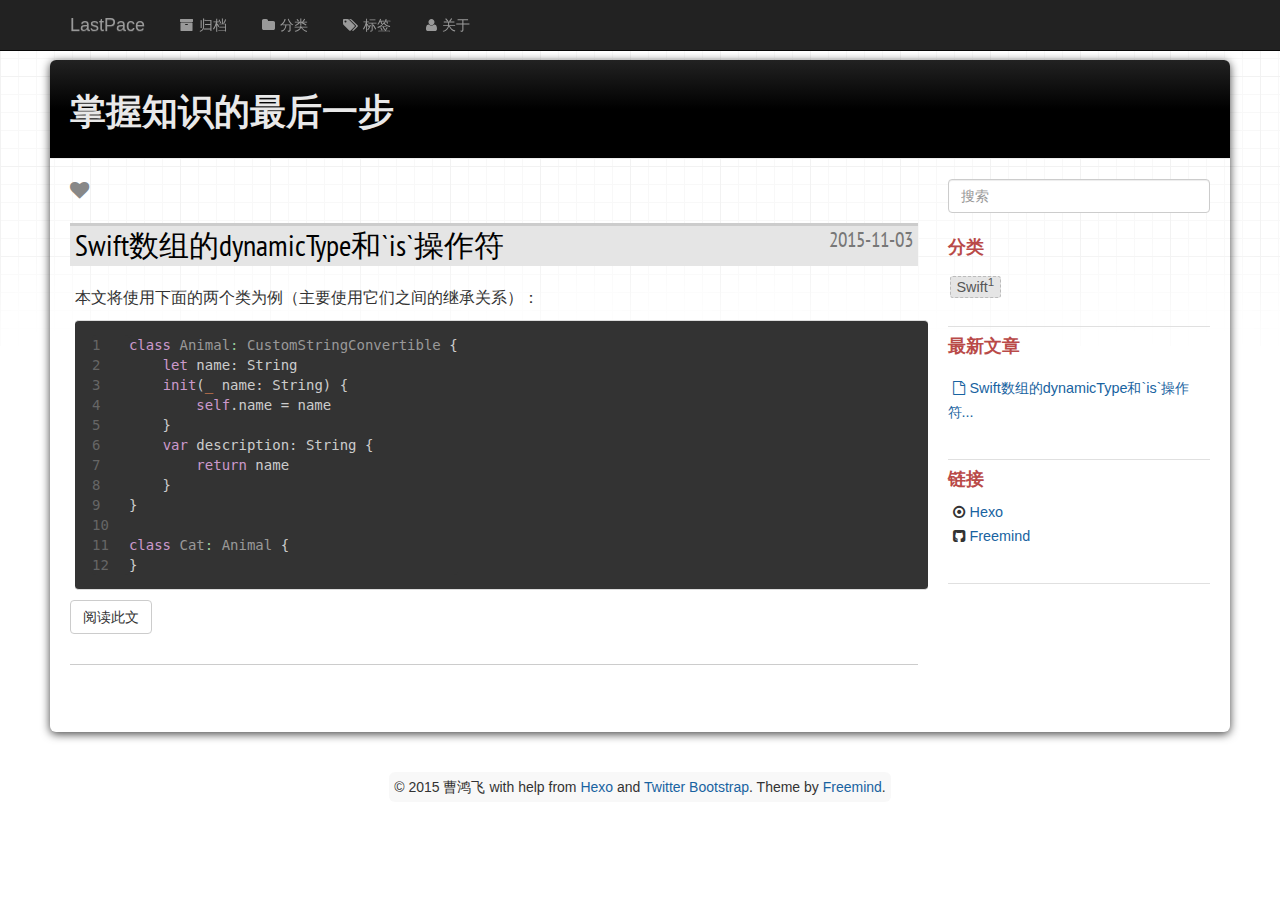
<file: index.html>
<!DOCTYPE HTML>
<html>
<head>
  <meta charset="utf-8">
  <meta name="google-site-verification" content="piFTMI_-UYm5Xmz31wzetOdNYzFa3F1TEQLDH47kDB4" />
  
  <title>LastPace</title>
  <meta name="author" content="曹鸿飞">
  
  <meta name="description" content="LastPace, Swift, JavaScript, Java, 学习, 复习, 记忆">
  
  
  <meta name="viewport" content="width=device-width, initial-scale=1, maximum-scale=1">

  
  <meta property="og:site_name" content="LastPace"/>

  
    <meta property="og:image" content="undefined"/>
  

  
  
    <link href="/favicon.ico" rel="icon">
  

  <link rel="stylesheet" href="/css/bootstrap.min.css" media="screen" type="text/css">
  <link rel="stylesheet" href="/css/font-awesome.css" media="screen" type="text/css">
  <link rel="stylesheet" href="/css/style.css" media="screen" type="text/css">
  <link rel="stylesheet" href="/css/responsive.css" media="screen" type="text/css">
  <link rel="stylesheet" href="/css/highlight.css" media="screen" type="text/css">
  <link rel="stylesheet" href="/css/google-fonts.css" media="screen" type="text/css">
  <!--[if lt IE 9]><script src="//html5shiv.googlecode.com/svn/trunk/html5.js"></script><![endif]-->

  <script src="/js/jquery-2.0.3.min.js"></script>

  <!-- analytics -->
  
<script>
  (function(i,s,o,g,r,a,m){i['GoogleAnalyticsObject']=r;i[r]=i[r]||function(){
  (i[r].q=i[r].q||[]).push(arguments)},i[r].l=1*new Date();a=s.createElement(o),
  m=s.getElementsByTagName(o)[0];a.async=1;a.src=g;m.parentNode.insertBefore(a,m)
  })(window,document,'script','//www.google-analytics.com/analytics.js','ga');
  ga('create', 'UA-69756020-1', 'auto');
  ga('send', 'pageview');
</script>




</head>

 <body>  
  <nav id="main-nav" class="navbar navbar-inverse navbar-fixed-top" role="navigation">
    <div class="container">
      <button type="button" class="navbar-header navbar-toggle" data-toggle="collapse" data-target=".navbar-collapse">
		<span class="sr-only">Toggle navigation</span>
        <span class="icon-bar"></span>
        <span class="icon-bar"></span>
        <span class="icon-bar"></span>
      </button>
	  <a class="navbar-brand" href="/">LastPace</a>
      <div class="collapse navbar-collapse nav-menu">
		<ul class="nav navbar-nav">
		  
		  <li>
			<a href="/archives" title="All the articles.">
			  <i class="fa fa-archive"></i>归档
			</a>
		  </li>
		  
		  <li>
			<a href="/categories" title="All the categories.">
			  <i class="fa fa-folder"></i>分类
			</a>
		  </li>
		  
		  <li>
			<a href="/tags" title="All the tags.">
			  <i class="fa fa-tags"></i>标签
			</a>
		  </li>
		  
		  <li>
			<a href="/about" title="关于我">
			  <i class="fa fa-user"></i>关于
			</a>
		  </li>
		  
		</ul>
      </div>
    </div> <!-- container -->
</nav>
<div class="clearfix"></div>

  <div class="container">
  	<div class="content">
    	 <div class="page-header">
  <h1>掌握知识的最后一步</h1>
</div>

<div class="row page">

	
	<div class="col-md-9">
	

		<div class="slogan">
      <i class="fa fa-heart"></i>
      
</div>    
		<div id="top_search"></div>
		<div class="mypage">
		
		<!-- title and entry -->
		
			
	
	<!-- display as entry -->	
		<h3 class="title">
			<div class="date"> 2015-11-03 </div>
			<div class="article-title"><a href="/2015/11/03/swift-type-system-is/" >Swift数组的dynamicType和`is`操作符</a></div>						
		</h3>
	


			<div class="entry">
  <div class="row">
	
	
		<p>本文将使用下面的两个类为例（主要使用它们之间的继承关系）：<br><figure class="highlight swift"><table><tr><td class="gutter"><pre><span class="line">1</span><br><span class="line">2</span><br><span class="line">3</span><br><span class="line">4</span><br><span class="line">5</span><br><span class="line">6</span><br><span class="line">7</span><br><span class="line">8</span><br><span class="line">9</span><br><span class="line">10</span><br><span class="line">11</span><br><span class="line">12</span><br></pre></td><td class="code"><pre><span class="line"><span class="class"><span class="keyword">class</span> <span class="title">Animal</span>: <span class="title">CustomStringConvertible</span> </span>&#123;</span><br><span class="line">    <span class="keyword">let</span> name: <span class="type">String</span></span><br><span class="line">    <span class="keyword">init</span>(<span class="number">_</span> name: <span class="type">String</span>) &#123;</span><br><span class="line">        <span class="keyword">self</span>.name = name</span><br><span class="line">    &#125;</span><br><span class="line">    <span class="keyword">var</span> description: <span class="type">String</span> &#123;</span><br><span class="line">        <span class="keyword">return</span> name</span><br><span class="line">    &#125;</span><br><span class="line">&#125;</span><br><span class="line"></span><br><span class="line"><span class="class"><span class="keyword">class</span> <span class="title">Cat</span>: <span class="title">Animal</span> </span>&#123;</span><br><span class="line">&#125;</span><br></pre></td></tr></table></figure></p>
	
	</div>
  <a type="button" href="/2015/11/03/swift-type-system-is/#more" class="btn btn-default more">阅读此文</a>
</div>

		

		</div>

		<!-- pagination -->
		<div>
  		<center>
		<div class="pagination">
<ul class="pagination">
	 
</ul>
</div>

  		</center>
		</div>

		
		
	</div> <!-- col-md-9 -->

	
		<div class="col-md-3">
	<div id="sidebar">
	
			
  <div id="site_search">
   <div class="form-group">
    <input type="text" id="local-search-input" name="q" results="0" placeholder="搜索" class="st-search-input st-default-search-input form-control"/>
   </div>  
  <div id="local-search-result"></div>
  </div>


		
			
	<div class="widget">
		<h4>分类</h4>
		<ul class="tag_box inline list-unstyled">
		
			<li><a href="/categories/Swift/">Swift<span>1</span></a></li>
		
		</ul>
	</div>

		
			

		
			
<div class="widget">
  <h4>最新文章</h4>
  <ul class="entry list-unstyled">
    
      <li>
        <a href="/2015/11/03/swift-type-system-is/" ><i class="fa fa-file-o"></i>Swift数组的dynamicType和`is`操作符...</a>
      </li>
    
  </ul>
</div>

		
			
<div class="widget">
	<h4>链接</h4>
	<ul class="blogroll list-unstyled">
	
		<li><i class="fa fa-dot-circle-o"></i><a href="https://hexo.io/docs/" title="Hexo documentation" target="_blank"]);">Hexo</a></li>
	
		<li><i class="fa fa-github-square"></i><a href="https://github.com/wzpan/freemind/" title="Freemind's Github repository" target="_blank"]);">Freemind</a></li>
	
	</ul>
</div>


		
	</div> <!-- sidebar -->
</div> <!-- col-md-3 -->

	
	
</div> <!-- row-fluid -->
	</div>
  </div>
  <div class="container-narrow">
  <footer> <p>
  &copy; 2015 曹鸿飞
  
      with help from <a href="http://hexo.io/" target="_blank">Hexo</a> and <a href="http://getbootstrap.com/" target="_blank">Twitter Bootstrap</a>. Theme by <a href="http://github.com/wzpan/hexo-theme-freemind/">Freemind</a>.    
</p> </footer>
</div> <!-- container-narrow -->
  


  
<a id="gotop" href="#">   
  <span>▲</span> 
</a>

<script src="/js/jquery.imagesloaded.min.js"></script>
<script src="/js/gallery.js"></script>
<script src="/js/bootstrap.min.js"></script>
<script src="/js/main.js"></script>
<script src="/js/search.js"></script> 


<link rel="stylesheet" href="/fancybox/jquery.fancybox.css" media="screen" type="text/css">
<script src="/fancybox/jquery.fancybox.pack.js"></script>
<script type="text/javascript">
(function($){
  $('.fancybox').fancybox();
})(jQuery);
</script>



   <script type="text/javascript">      
     var search_path = "search.xml";
	 if (search_path.length == 0) {
	 	search_path = "search.xml";
	 }
	 var path = "/" + search_path;
     searchFunc(path, 'local-search-input', 'local-search-result');
   </script>

</body>
   </html>
</file>
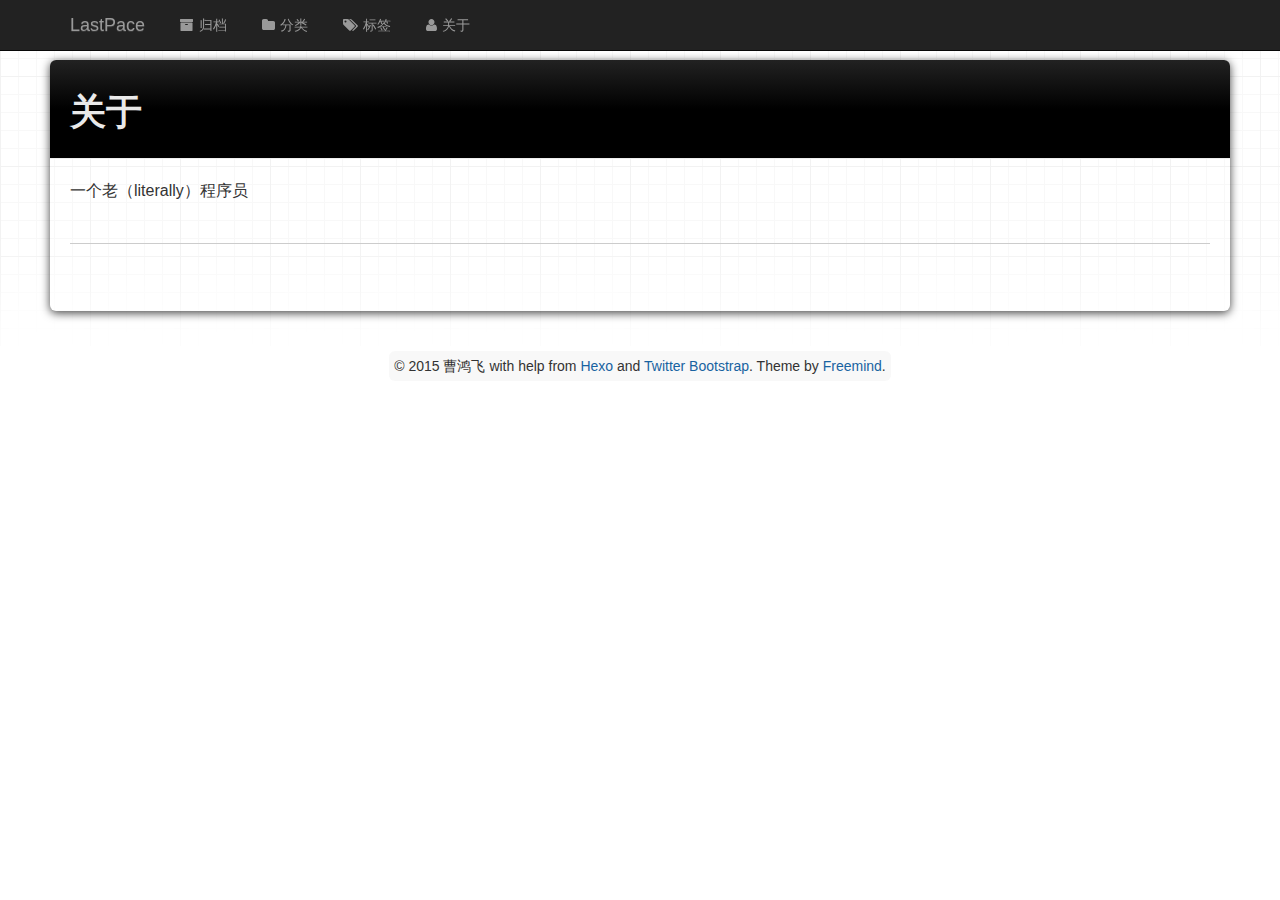
<file: about/index.html>
<!DOCTYPE HTML>
<html>
<head>
  <meta charset="utf-8">
  <meta name="google-site-verification" content="piFTMI_-UYm5Xmz31wzetOdNYzFa3F1TEQLDH47kDB4" />
  
  <title>关于 | LastPace</title>
  <meta name="author" content="曹鸿飞">
  
  <meta name="description" content="LastPace, Swift, JavaScript, Java, 学习, 复习, 记忆">
  
  
  <meta name="viewport" content="width=device-width, initial-scale=1, maximum-scale=1">

  <meta property="og:title" content="关于"/>
  <meta property="og:site_name" content="LastPace"/>

  
    <meta property="og:image" content="undefined"/>
  

  
  
    <link href="/favicon.ico" rel="icon">
  

  <link rel="stylesheet" href="/css/bootstrap.min.css" media="screen" type="text/css">
  <link rel="stylesheet" href="/css/font-awesome.css" media="screen" type="text/css">
  <link rel="stylesheet" href="/css/style.css" media="screen" type="text/css">
  <link rel="stylesheet" href="/css/responsive.css" media="screen" type="text/css">
  <link rel="stylesheet" href="/css/highlight.css" media="screen" type="text/css">
  <link rel="stylesheet" href="/css/google-fonts.css" media="screen" type="text/css">
  <!--[if lt IE 9]><script src="//html5shiv.googlecode.com/svn/trunk/html5.js"></script><![endif]-->

  <script src="/js/jquery-2.0.3.min.js"></script>

  <!-- analytics -->
  
<script>
  (function(i,s,o,g,r,a,m){i['GoogleAnalyticsObject']=r;i[r]=i[r]||function(){
  (i[r].q=i[r].q||[]).push(arguments)},i[r].l=1*new Date();a=s.createElement(o),
  m=s.getElementsByTagName(o)[0];a.async=1;a.src=g;m.parentNode.insertBefore(a,m)
  })(window,document,'script','//www.google-analytics.com/analytics.js','ga');
  ga('create', 'UA-69756020-1', 'auto');
  ga('send', 'pageview');
</script>




</head>

 <body>  
  <nav id="main-nav" class="navbar navbar-inverse navbar-fixed-top" role="navigation">
    <div class="container">
      <button type="button" class="navbar-header navbar-toggle" data-toggle="collapse" data-target=".navbar-collapse">
		<span class="sr-only">Toggle navigation</span>
        <span class="icon-bar"></span>
        <span class="icon-bar"></span>
        <span class="icon-bar"></span>
      </button>
	  <a class="navbar-brand" href="/">LastPace</a>
      <div class="collapse navbar-collapse nav-menu">
		<ul class="nav navbar-nav">
		  
		  <li>
			<a href="/archives" title="All the articles.">
			  <i class="fa fa-archive"></i>归档
			</a>
		  </li>
		  
		  <li>
			<a href="/categories" title="All the categories.">
			  <i class="fa fa-folder"></i>分类
			</a>
		  </li>
		  
		  <li>
			<a href="/tags" title="All the tags.">
			  <i class="fa fa-tags"></i>标签
			</a>
		  </li>
		  
		  <li>
			<a href="/about" title="关于我">
			  <i class="fa fa-user"></i>关于
			</a>
		  </li>
		  
		</ul>
      </div>
    </div> <!-- container -->
</nav>
<div class="clearfix"></div>

  <div class="container">
  	<div class="content">
    	 
	
		<div class="page-header">		
			<h1> 关于</h1>
		</div>		
	



<div class="row page">
	<!-- cols -->
	
	<div class="col-md-12">
	

	<!-- content -->
	<div class="mypage">		
	  		

	  <p>一个老（literally）程序员</p>
	  
	</div>

	<div>
  	<center>
	<div class="pagination">
<ul class="pagination">
	 
</ul>
</div>

    </center>
	</div>
	
	<!-- comment -->
	
	</div> <!-- col-md-9/col-md-12 -->
		
		

</div><!-- row -->

<script type="text/javascript">
  var duoshuoQuery = { short_name: 'caohongfei' };
  (function() {
    var ds = document.createElement('script');
    ds.type = 'text/javascript';
    ds.async = true;
    ds.src = 'http://static.duoshuo.com/embed.js';
    ds.charset = 'UTF-8';
    (document.getElementsByTagName('head')[0] || document.getElementsByTagName('body')[0]).appendChild(ds);
  })();
</script>



	</div>
  </div>
  <div class="container-narrow">
  <footer> <p>
  &copy; 2015 曹鸿飞
  
      with help from <a href="http://hexo.io/" target="_blank">Hexo</a> and <a href="http://getbootstrap.com/" target="_blank">Twitter Bootstrap</a>. Theme by <a href="http://github.com/wzpan/hexo-theme-freemind/">Freemind</a>.    
</p> </footer>
</div> <!-- container-narrow -->
  


  
<a id="gotop" href="#">   
  <span>▲</span> 
</a>

<script src="/js/jquery.imagesloaded.min.js"></script>
<script src="/js/gallery.js"></script>
<script src="/js/bootstrap.min.js"></script>
<script src="/js/main.js"></script>
<script src="/js/search.js"></script> 


<link rel="stylesheet" href="/fancybox/jquery.fancybox.css" media="screen" type="text/css">
<script src="/fancybox/jquery.fancybox.pack.js"></script>
<script type="text/javascript">
(function($){
  $('.fancybox').fancybox();
})(jQuery);
</script>



   <script type="text/javascript">      
     var search_path = "search.xml";
	 if (search_path.length == 0) {
	 	search_path = "search.xml";
	 }
	 var path = "/" + search_path;
     searchFunc(path, 'local-search-input', 'local-search-result');
   </script>

</body>
   </html>
</file>
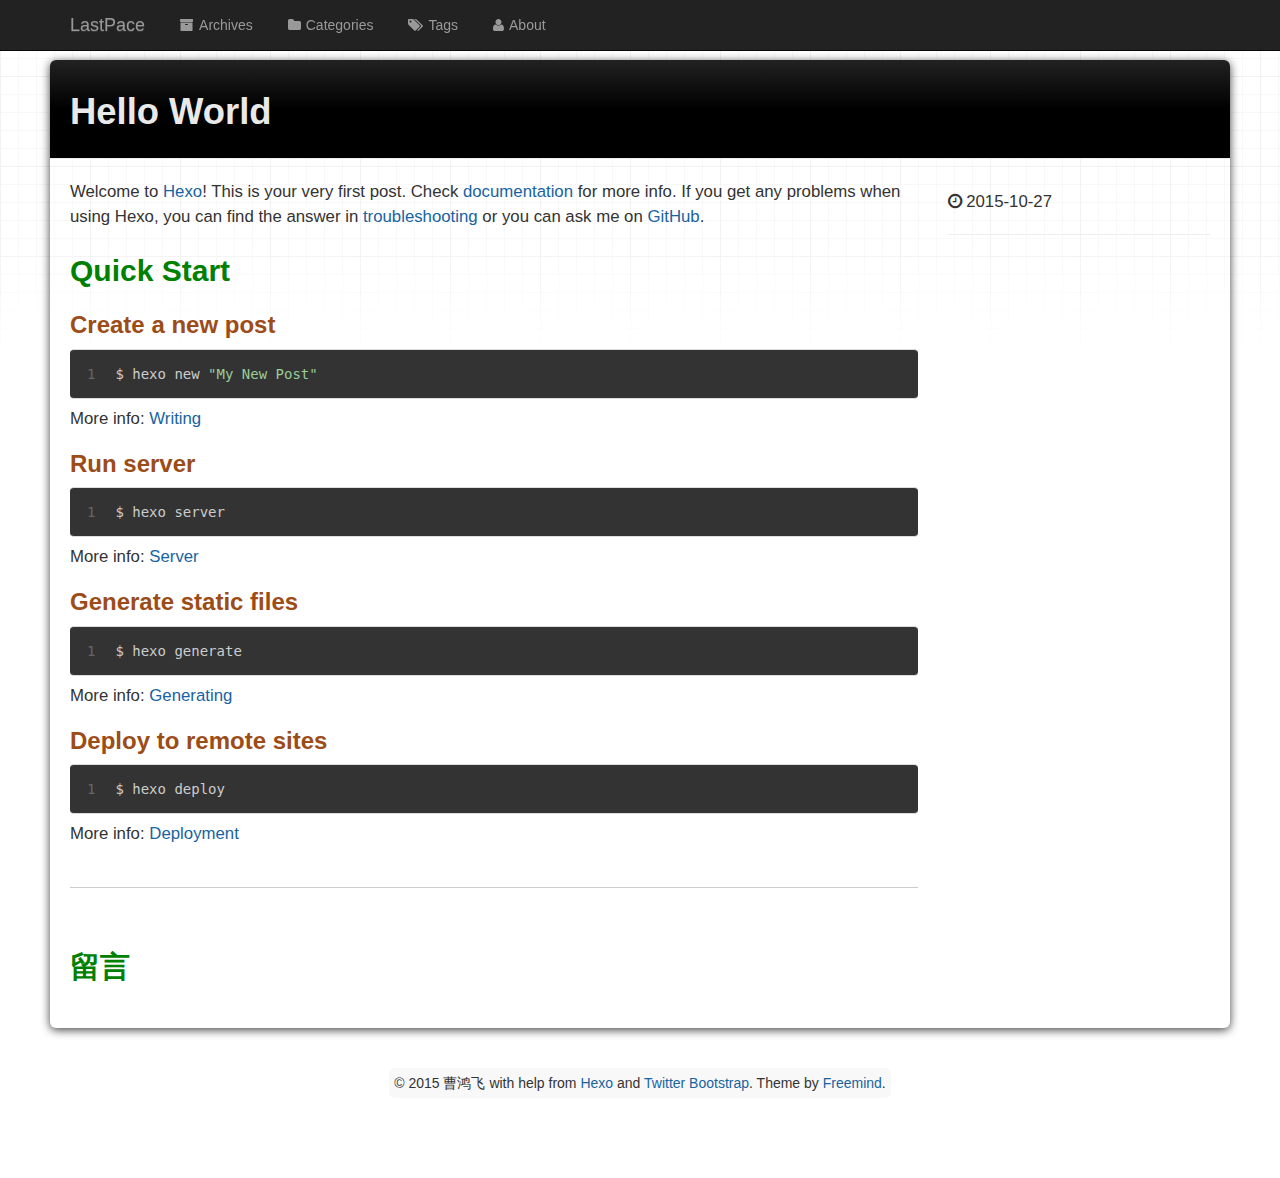
<file: 2015/10/27/hello-world/index.html>
<!DOCTYPE HTML>
<html>
<head>
  <meta charset="utf-8">
  
  <title>Hello World | LastPace</title>
  <meta name="author" content="曹鸿飞">
  
  <meta name="description" content="LastPace, 学习, 复习, 记忆">
  
  
  <meta name="viewport" content="width=device-width, initial-scale=1, maximum-scale=1">

  <meta property="og:title" content="Hello World"/>
  <meta property="og:site_name" content="LastPace"/>

  
    <meta property="og:image" content="undefined"/>
  

  
  
    <link href="/favicon.png" rel="icon">
  
  
  <link rel="stylesheet" href="/css/bootstrap.min.css" media="screen" type="text/css">
  <link rel="stylesheet" href="/css/font-awesome.css" media="screen" type="text/css">
  <link rel="stylesheet" href="/css/style.css" media="screen" type="text/css">
  <link rel="stylesheet" href="/css/responsive.css" media="screen" type="text/css">
  <link rel="stylesheet" href="/css/highlight.css" media="screen" type="text/css">
  <link rel="stylesheet" href="/css/google-fonts.css" media="screen" type="text/css">
  <!--[if lt IE 9]><script src="//html5shiv.googlecode.com/svn/trunk/html5.js"></script><![endif]-->

  <script src="/js/jquery-2.0.3.min.js"></script>

  <!-- analytics -->
  



</head>

 <body>  
  <nav id="main-nav" class="navbar navbar-inverse navbar-fixed-top" role="navigation">
    <div class="container">
      <button type="button" class="navbar-header navbar-toggle" data-toggle="collapse" data-target=".navbar-collapse">
		<span class="sr-only">Toggle navigation</span>
        <span class="icon-bar"></span>
        <span class="icon-bar"></span>
        <span class="icon-bar"></span>
      </button>
	  <a class="navbar-brand" href="/">LastPace</a>
      <div class="collapse navbar-collapse nav-menu">
		<ul class="nav navbar-nav">
		  
		  <li>
			<a href="/archives" title="All the articles.">
			  <i class="fa fa-archive"></i>Archives
			</a>
		  </li>
		  
		  <li>
			<a href="/categories" title="All the categories.">
			  <i class="fa fa-folder"></i>Categories
			</a>
		  </li>
		  
		  <li>
			<a href="/tags" title="All the tags.">
			  <i class="fa fa-tags"></i>Tags
			</a>
		  </li>
		  
		  <li>
			<a href="/about" title="About me.">
			  <i class="fa fa-user"></i>About
			</a>
		  </li>
		  
		</ul>
      </div>
    </div> <!-- container -->
</nav>
<div class="clearfix"></div>

  <div class="container">
  	<div class="content">
    	 


	
		<div class="page-header">		
			<h1> Hello World</h1>
		</div>		
	



<div class="row post">
	<!-- cols -->
	
	<div id="top_meta"></div>
	<div class="col-md-9">
	

	<!-- content -->
	<div class="mypage">		
	  		

	  <p>Welcome to <a href="http://hexo.io/" target="_blank" rel="external">Hexo</a>! This is your very first post. Check <a href="http://hexo.io/docs/" target="_blank" rel="external">documentation</a> for more info. If you get any problems when using Hexo, you can find the answer in <a href="http://hexo.io/docs/troubleshooting.html" target="_blank" rel="external">troubleshooting</a> or you can ask me on <a href="https://github.com/hexojs/hexo/issues" target="_blank" rel="external">GitHub</a>.</p>
<h2 id="Quick_Start">Quick Start</h2><h3 id="Create_a_new_post">Create a new post</h3><figure class="highlight bash"><table><tr><td class="gutter"><pre><span class="line">1</span><br></pre></td><td class="code"><pre><span class="line">$ hexo new <span class="string">"My New Post"</span></span><br></pre></td></tr></table></figure>
<p>More info: <a href="http://hexo.io/docs/writing.html" target="_blank" rel="external">Writing</a></p>
<h3 id="Run_server">Run server</h3><figure class="highlight bash"><table><tr><td class="gutter"><pre><span class="line">1</span><br></pre></td><td class="code"><pre><span class="line">$ hexo server</span><br></pre></td></tr></table></figure>
<p>More info: <a href="http://hexo.io/docs/server.html" target="_blank" rel="external">Server</a></p>
<h3 id="Generate_static_files">Generate static files</h3><figure class="highlight bash"><table><tr><td class="gutter"><pre><span class="line">1</span><br></pre></td><td class="code"><pre><span class="line">$ hexo generate</span><br></pre></td></tr></table></figure>
<p>More info: <a href="http://hexo.io/docs/generating.html" target="_blank" rel="external">Generating</a></p>
<h3 id="Deploy_to_remote_sites">Deploy to remote sites</h3><figure class="highlight bash"><table><tr><td class="gutter"><pre><span class="line">1</span><br></pre></td><td class="code"><pre><span class="line">$ hexo deploy</span><br></pre></td></tr></table></figure>
<p>More info: <a href="http://hexo.io/docs/deployment.html" target="_blank" rel="external">Deployment</a></p>
	  
	</div>

	<div>
  	<center>
	<div class="pagination">
<ul class="pagination">
	 
</ul>
</div>

    </center>
	</div>
	
	<!-- comment -->
	
<section id="comment">
  <h2 class="title">留言</h2>

  
</section>

	</div> <!-- col-md-9/col-md-12 -->
		
	
	<div id="side_meta">
		<div class="col-md-3" id="post_meta"> 

	<!-- date -->
	
	<div class="meta-widget">
	<i class="fa fa-clock-o"></i>
	2015-10-27 
	</div>
	

	<!-- categories -->
    

	<!-- tags -->
		

	<!-- toc -->
	<div class="meta-widget">
	
	</div>
	
    <hr>
	
</div><!-- col-md-3 -->

	</div>
		

</div><!-- row -->



	</div>
  </div>
  <div class="container-narrow">
  <footer> <p>
  &copy; 2015 曹鸿飞
  
      with help from <a href="http://hexo.io/" target="_blank">Hexo</a> and <a href="http://getbootstrap.com/" target="_blank">Twitter Bootstrap</a>. Theme by <a href="http://github.com/wzpan/hexo-theme-freemind/">Freemind</a>.    
</p> </footer>
</div> <!-- container-narrow -->
  


  
<a id="gotop" href="#">   
  <span>▲</span> 
</a>

<script src="/js/jquery.imagesloaded.min.js"></script>
<script src="/js/gallery.js"></script>
<script src="/js/bootstrap.min.js"></script>
<script src="/js/main.js"></script>
<script src="/js/search.js"></script> 


<link rel="stylesheet" href="/fancybox/jquery.fancybox.css" media="screen" type="text/css">
<script src="/fancybox/jquery.fancybox.pack.js"></script>
<script type="text/javascript">
(function($){
  $('.fancybox').fancybox();
})(jQuery);
</script>



   <script type="text/javascript">      
     var search_path = "search.xml";
	 if (search_path.length == 0) {
	 	search_path = "search.xml";
	 }
	 var path = "/" + search_path;
     searchFunc(path, 'local-search-input', 'local-search-result');
   </script>

</body>
   </html>
</file>
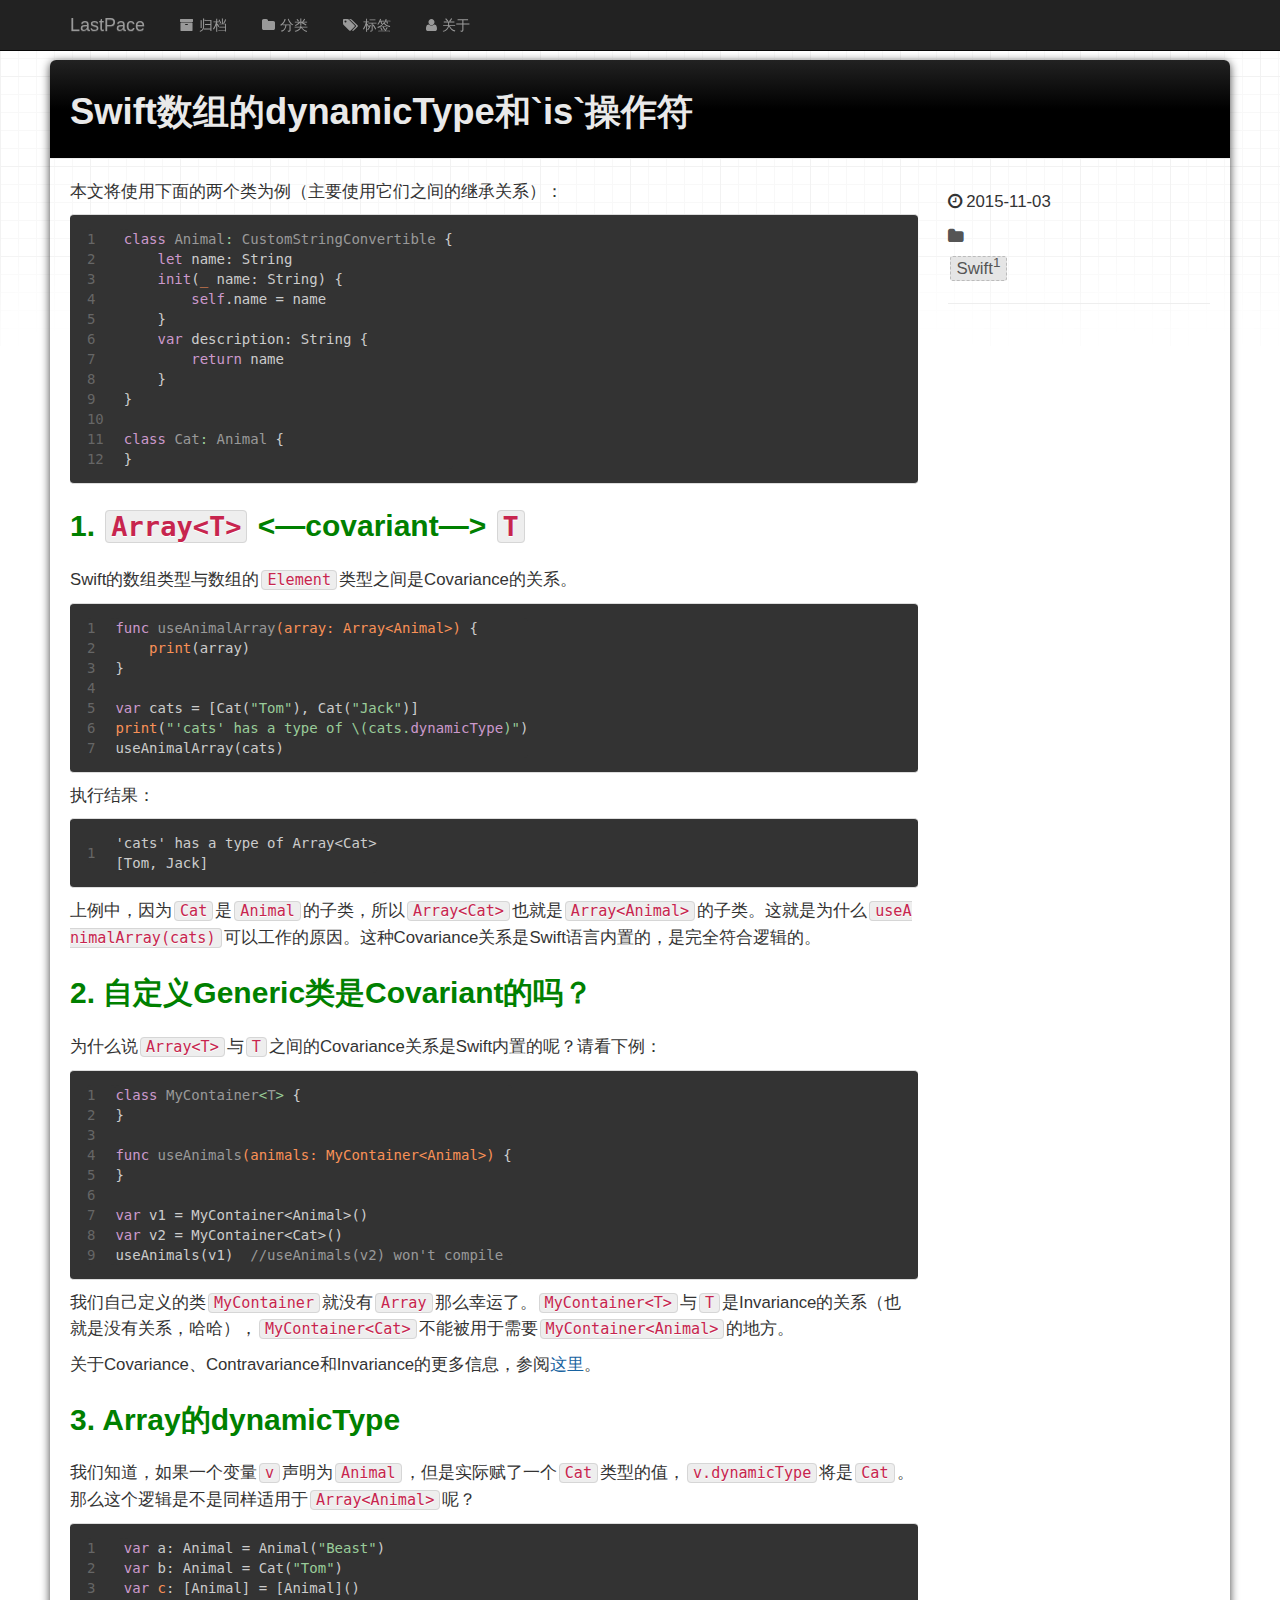
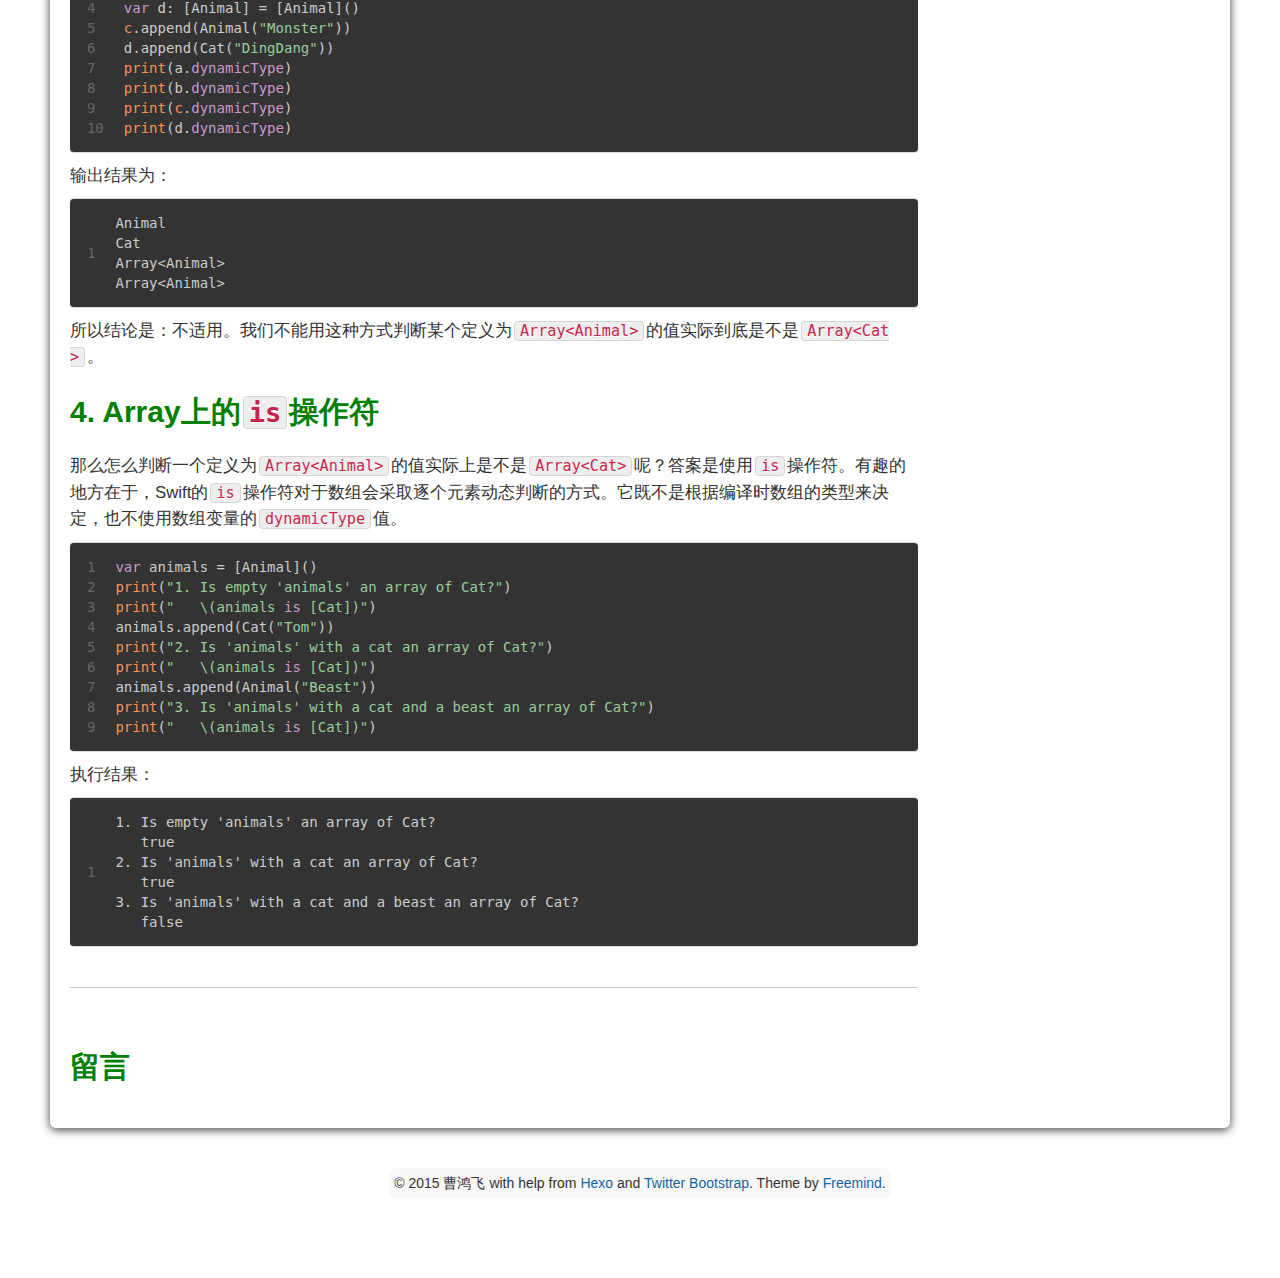
<file: 2015/11/03/swift-type-system-is/index.html>
<!DOCTYPE HTML>
<html>
<head>
  <meta charset="utf-8">
  <meta name="google-site-verification" content="piFTMI_-UYm5Xmz31wzetOdNYzFa3F1TEQLDH47kDB4" />
  
  <title>Swift数组的dynamicType和`is`操作符 | LastPace</title>
  <meta name="author" content="曹鸿飞">
  
  <meta name="description" content="LastPace, Swift, JavaScript, Java, 学习, 复习, 记忆">
  
  
  <meta name="viewport" content="width=device-width, initial-scale=1, maximum-scale=1">

  <meta property="og:title" content="Swift数组的dynamicType和`is`操作符"/>
  <meta property="og:site_name" content="LastPace"/>

  
    <meta property="og:image" content="undefined"/>
  

  
  
    <link href="/favicon.ico" rel="icon">
  

  <link rel="stylesheet" href="/css/bootstrap.min.css" media="screen" type="text/css">
  <link rel="stylesheet" href="/css/font-awesome.css" media="screen" type="text/css">
  <link rel="stylesheet" href="/css/style.css" media="screen" type="text/css">
  <link rel="stylesheet" href="/css/responsive.css" media="screen" type="text/css">
  <link rel="stylesheet" href="/css/highlight.css" media="screen" type="text/css">
  <link rel="stylesheet" href="/css/google-fonts.css" media="screen" type="text/css">
  <!--[if lt IE 9]><script src="//html5shiv.googlecode.com/svn/trunk/html5.js"></script><![endif]-->

  <script src="/js/jquery-2.0.3.min.js"></script>

  <!-- analytics -->
  
<script>
  (function(i,s,o,g,r,a,m){i['GoogleAnalyticsObject']=r;i[r]=i[r]||function(){
  (i[r].q=i[r].q||[]).push(arguments)},i[r].l=1*new Date();a=s.createElement(o),
  m=s.getElementsByTagName(o)[0];a.async=1;a.src=g;m.parentNode.insertBefore(a,m)
  })(window,document,'script','//www.google-analytics.com/analytics.js','ga');
  ga('create', 'UA-69756020-1', 'auto');
  ga('send', 'pageview');
</script>




</head>

 <body>  
  <nav id="main-nav" class="navbar navbar-inverse navbar-fixed-top" role="navigation">
    <div class="container">
      <button type="button" class="navbar-header navbar-toggle" data-toggle="collapse" data-target=".navbar-collapse">
		<span class="sr-only">Toggle navigation</span>
        <span class="icon-bar"></span>
        <span class="icon-bar"></span>
        <span class="icon-bar"></span>
      </button>
	  <a class="navbar-brand" href="/">LastPace</a>
      <div class="collapse navbar-collapse nav-menu">
		<ul class="nav navbar-nav">
		  
		  <li>
			<a href="/archives" title="All the articles.">
			  <i class="fa fa-archive"></i>归档
			</a>
		  </li>
		  
		  <li>
			<a href="/categories" title="All the categories.">
			  <i class="fa fa-folder"></i>分类
			</a>
		  </li>
		  
		  <li>
			<a href="/tags" title="All the tags.">
			  <i class="fa fa-tags"></i>标签
			</a>
		  </li>
		  
		  <li>
			<a href="/about" title="关于我">
			  <i class="fa fa-user"></i>关于
			</a>
		  </li>
		  
		</ul>
      </div>
    </div> <!-- container -->
</nav>
<div class="clearfix"></div>

  <div class="container">
  	<div class="content">
    	 


	
		<div class="page-header">		
			<h1> Swift数组的dynamicType和`is`操作符</h1>
		</div>		
	



<div class="row post">
	<!-- cols -->
	
	<div id="top_meta"></div>
	<div class="col-md-9">
	

	<!-- content -->
	<div class="mypage">		
	  		

	  <p>本文将使用下面的两个类为例（主要使用它们之间的继承关系）：<br><figure class="highlight swift"><table><tr><td class="gutter"><pre><span class="line">1</span><br><span class="line">2</span><br><span class="line">3</span><br><span class="line">4</span><br><span class="line">5</span><br><span class="line">6</span><br><span class="line">7</span><br><span class="line">8</span><br><span class="line">9</span><br><span class="line">10</span><br><span class="line">11</span><br><span class="line">12</span><br></pre></td><td class="code"><pre><span class="line"><span class="class"><span class="keyword">class</span> <span class="title">Animal</span>: <span class="title">CustomStringConvertible</span> </span>&#123;</span><br><span class="line">    <span class="keyword">let</span> name: <span class="type">String</span></span><br><span class="line">    <span class="keyword">init</span>(<span class="number">_</span> name: <span class="type">String</span>) &#123;</span><br><span class="line">        <span class="keyword">self</span>.name = name</span><br><span class="line">    &#125;</span><br><span class="line">    <span class="keyword">var</span> description: <span class="type">String</span> &#123;</span><br><span class="line">        <span class="keyword">return</span> name</span><br><span class="line">    &#125;</span><br><span class="line">&#125;</span><br><span class="line"></span><br><span class="line"><span class="class"><span class="keyword">class</span> <span class="title">Cat</span>: <span class="title">Animal</span> </span>&#123;</span><br><span class="line">&#125;</span><br></pre></td></tr></table></figure></p>
<a id="more"></a>
<h2 id="1-_Array&lt;T&gt;_&lt;—covariant—&gt;_T">1. <code>Array&lt;T&gt;</code> &lt;—covariant—&gt; <code>T</code></h2><p>Swift的数组类型与数组的<code>Element</code>类型之间是Covariance的关系。<br><figure class="highlight swift"><table><tr><td class="gutter"><pre><span class="line">1</span><br><span class="line">2</span><br><span class="line">3</span><br><span class="line">4</span><br><span class="line">5</span><br><span class="line">6</span><br><span class="line">7</span><br></pre></td><td class="code"><pre><span class="line"><span class="func"><span class="keyword">func</span> <span class="title">useAnimalArray</span><span class="params">(array: Array&lt;Animal&gt;)</span></span> &#123;</span><br><span class="line">    <span class="built_in">print</span>(array)</span><br><span class="line">&#125;</span><br><span class="line"></span><br><span class="line"><span class="keyword">var</span> cats = [<span class="type">Cat</span>(<span class="string">"Tom"</span>), <span class="type">Cat</span>(<span class="string">"Jack"</span>)]</span><br><span class="line"><span class="built_in">print</span>(<span class="string">"'cats' has a type of <span class="subst">\(cats.<span class="keyword">dynamicType</span>)</span>"</span>)</span><br><span class="line">useAnimalArray(cats)</span><br></pre></td></tr></table></figure></p>
<p>执行结果：<br><figure class="highlight"><table><tr><td class="gutter"><pre><span class="line">1</span><br></pre></td><td class="code"><pre><span class="line">&#39;cats&#39; has a type of Array&#60;Cat&#62;&#10;[Tom, Jack]</span><br></pre></td></tr></table></figure></p>
<p>上例中，因为<code>Cat</code>是<code>Animal</code>的子类，所以<code>Array&lt;Cat&gt;</code>也就是<code>Array&lt;Animal&gt;</code>的子类。这就是为什么<code>useAnimalArray(cats)</code>可以工作的原因。这种Covariance关系是Swift语言内置的，是完全符合逻辑的。</p>
<h2 id="2-_自定义Generic类是Covariant的吗？">2. 自定义Generic类是Covariant的吗？</h2><p>为什么说<code>Array&lt;T&gt;</code>与<code>T</code>之间的Covariance关系是Swift内置的呢？请看下例：<br><figure class="highlight swift"><table><tr><td class="gutter"><pre><span class="line">1</span><br><span class="line">2</span><br><span class="line">3</span><br><span class="line">4</span><br><span class="line">5</span><br><span class="line">6</span><br><span class="line">7</span><br><span class="line">8</span><br><span class="line">9</span><br></pre></td><td class="code"><pre><span class="line"><span class="class"><span class="keyword">class</span> <span class="title">MyContainer</span>&lt;<span class="title">T</span>&gt; </span>&#123;</span><br><span class="line">&#125;</span><br><span class="line"></span><br><span class="line"><span class="func"><span class="keyword">func</span> <span class="title">useAnimals</span><span class="params">(animals: MyContainer&lt;Animal&gt;)</span></span> &#123;</span><br><span class="line">&#125;</span><br><span class="line"></span><br><span class="line"><span class="keyword">var</span> v1 = <span class="type">MyContainer</span>&lt;<span class="type">Animal</span>&gt;()</span><br><span class="line"><span class="keyword">var</span> v2 = <span class="type">MyContainer</span>&lt;<span class="type">Cat</span>&gt;()</span><br><span class="line">useAnimals(v1)  <span class="comment">//useAnimals(v2) won't compile</span></span><br></pre></td></tr></table></figure></p>
<p>我们自己定义的类<code>MyContainer</code>就没有<code>Array</code>那么幸运了。<code>MyContainer&lt;T&gt;</code>与<code>T</code>是Invariance的关系（也就是没有关系，哈哈），<code>MyContainer&lt;Cat&gt;</code>不能被用于需要<code>MyContainer&lt;Animal&gt;</code>的地方。</p>
<p>关于Covariance、Contravariance和Invariance的更多信息，参阅<a href="https://en.wikipedia.org/wiki/Covariance_and_contravariance_%28computer_science%29" target="_blank" rel="external">这里</a>。</p>
<h2 id="3-_Array的dynamicType">3. Array<t>的dynamicType</t></h2><p>我们知道，如果一个变量<code>v</code>声明为<code>Animal</code>，但是实际赋了一个<code>Cat</code>类型的值，<code>v.dynamicType</code>将是<code>Cat</code>。那么这个逻辑是不是同样适用于<code>Array&lt;Animal&gt;</code>呢？<br><figure class="highlight swift"><table><tr><td class="gutter"><pre><span class="line">1</span><br><span class="line">2</span><br><span class="line">3</span><br><span class="line">4</span><br><span class="line">5</span><br><span class="line">6</span><br><span class="line">7</span><br><span class="line">8</span><br><span class="line">9</span><br><span class="line">10</span><br></pre></td><td class="code"><pre><span class="line"><span class="keyword">var</span> a: <span class="type">Animal</span> = <span class="type">Animal</span>(<span class="string">"Beast"</span>)</span><br><span class="line"><span class="keyword">var</span> b: <span class="type">Animal</span> = <span class="type">Cat</span>(<span class="string">"Tom"</span>)</span><br><span class="line"><span class="keyword">var</span> <span class="built_in">c</span>: [<span class="type">Animal</span>] = [<span class="type">Animal</span>]()</span><br><span class="line"><span class="keyword">var</span> d: [<span class="type">Animal</span>] = [<span class="type">Animal</span>]()</span><br><span class="line"><span class="built_in">c</span>.append(<span class="type">Animal</span>(<span class="string">"Monster"</span>))</span><br><span class="line">d.append(<span class="type">Cat</span>(<span class="string">"DingDang"</span>))</span><br><span class="line"><span class="built_in">print</span>(a.<span class="keyword">dynamicType</span>)</span><br><span class="line"><span class="built_in">print</span>(b.<span class="keyword">dynamicType</span>)</span><br><span class="line"><span class="built_in">print</span>(<span class="built_in">c</span>.<span class="keyword">dynamicType</span>)</span><br><span class="line"><span class="built_in">print</span>(d.<span class="keyword">dynamicType</span>)</span><br></pre></td></tr></table></figure></p>
<p>输出结果为：<br><figure class="highlight"><table><tr><td class="gutter"><pre><span class="line">1</span><br></pre></td><td class="code"><pre><span class="line">Animal&#10;Cat&#10;Array&#60;Animal&#62;&#10;Array&#60;Animal&#62;</span><br></pre></td></tr></table></figure></p>
<p>所以结论是：不适用。我们不能用这种方式判断某个定义为<code>Array&lt;Animal&gt;</code>的值实际到底是不是<code>Array&lt;Cat&gt;</code>。</p>
<h2 id="4-_Array上的is操作符">4. Array<t>上的<code>is</code>操作符</t></h2><p>那么怎么判断一个定义为<code>Array&lt;Animal&gt;</code>的值实际上是不是<code>Array&lt;Cat&gt;</code>呢？答案是使用<code>is</code>操作符。有趣的地方在于，Swift的<code>is</code>操作符对于数组会采取逐个元素动态判断的方式。它既不是根据编译时数组的类型来决定，也不使用数组变量的<code>dynamicType</code>值。<br><figure class="highlight swift"><table><tr><td class="gutter"><pre><span class="line">1</span><br><span class="line">2</span><br><span class="line">3</span><br><span class="line">4</span><br><span class="line">5</span><br><span class="line">6</span><br><span class="line">7</span><br><span class="line">8</span><br><span class="line">9</span><br></pre></td><td class="code"><pre><span class="line"><span class="keyword">var</span> animals = [<span class="type">Animal</span>]()</span><br><span class="line"><span class="built_in">print</span>(<span class="string">"1. Is empty 'animals' an array of Cat?"</span>)</span><br><span class="line"><span class="built_in">print</span>(<span class="string">"   <span class="subst">\(animals <span class="keyword">is</span> [Cat])</span>"</span>)</span><br><span class="line">animals.append(<span class="type">Cat</span>(<span class="string">"Tom"</span>))</span><br><span class="line"><span class="built_in">print</span>(<span class="string">"2. Is 'animals' with a cat an array of Cat?"</span>)</span><br><span class="line"><span class="built_in">print</span>(<span class="string">"   <span class="subst">\(animals <span class="keyword">is</span> [Cat])</span>"</span>)</span><br><span class="line">animals.append(<span class="type">Animal</span>(<span class="string">"Beast"</span>))</span><br><span class="line"><span class="built_in">print</span>(<span class="string">"3. Is 'animals' with a cat and a beast an array of Cat?"</span>)</span><br><span class="line"><span class="built_in">print</span>(<span class="string">"   <span class="subst">\(animals <span class="keyword">is</span> [Cat])</span>"</span>)</span><br></pre></td></tr></table></figure></p>
<p>执行结果：<br><figure class="highlight"><table><tr><td class="gutter"><pre><span class="line">1</span><br></pre></td><td class="code"><pre><span class="line">1. Is empty &#39;animals&#39; an array of Cat?&#10;   true&#10;2. Is &#39;animals&#39; with a cat an array of Cat?&#10;   true&#10;3. Is &#39;animals&#39; with a cat and a beast an array of Cat?&#10;   false</span><br></pre></td></tr></table></figure></p>
	  
	</div>

	<div>
  	<center>
	<div class="pagination">
<ul class="pagination">
	 
</ul>
</div>

    </center>
	</div>
	
	<!-- comment -->
	
<section id="comment">
  <h2 class="title">留言</h2>

  
  	 <div class="ds-thread" data-thread-key="2015/11/03/swift-type-system-is/" data-title="Swift数组的dynamicType和`is`操作符" data-url="http://caohongfei.github.io/2015/11/03/swift-type-system-is/"></div>  
  
</section>

	</div> <!-- col-md-9/col-md-12 -->
		
	
	<div id="side_meta">
		<div class="col-md-3" id="post_meta"> 

	<!-- date -->
	
	<div class="meta-widget">
	<i class="fa fa-clock-o"></i>
	2015-11-03 
	</div>
	

	<!-- categories -->
    
	<div class="meta-widget">
	<a data-toggle="collapse" data-target="#categorys"><i class="fa fa-folder"></i></a>	
    <ul id="categorys" class="tag_box list-unstyled collapse in">
          
  <li>
    <li><a href="/categories/Swift/">Swift<span>1</span></a></li>
  </li>

    </ul>
	</div>
	

	<!-- tags -->
		

	<!-- toc -->
	<div class="meta-widget">
	
	</div>
	
    <hr>
	
</div><!-- col-md-3 -->

	</div>
		

</div><!-- row -->

<script type="text/javascript">
  var duoshuoQuery = { short_name: 'caohongfei' };
  (function() {
    var ds = document.createElement('script');
    ds.type = 'text/javascript';
    ds.async = true;
    ds.src = 'http://static.duoshuo.com/embed.js';
    ds.charset = 'UTF-8';
    (document.getElementsByTagName('head')[0] || document.getElementsByTagName('body')[0]).appendChild(ds);
  })();
</script>



	</div>
  </div>
  <div class="container-narrow">
  <footer> <p>
  &copy; 2015 曹鸿飞
  
      with help from <a href="http://hexo.io/" target="_blank">Hexo</a> and <a href="http://getbootstrap.com/" target="_blank">Twitter Bootstrap</a>. Theme by <a href="http://github.com/wzpan/hexo-theme-freemind/">Freemind</a>.    
</p> </footer>
</div> <!-- container-narrow -->
  


  
<a id="gotop" href="#">   
  <span>▲</span> 
</a>

<script src="/js/jquery.imagesloaded.min.js"></script>
<script src="/js/gallery.js"></script>
<script src="/js/bootstrap.min.js"></script>
<script src="/js/main.js"></script>
<script src="/js/search.js"></script> 


<link rel="stylesheet" href="/fancybox/jquery.fancybox.css" media="screen" type="text/css">
<script src="/fancybox/jquery.fancybox.pack.js"></script>
<script type="text/javascript">
(function($){
  $('.fancybox').fancybox();
})(jQuery);
</script>



   <script type="text/javascript">      
     var search_path = "search.xml";
	 if (search_path.length == 0) {
	 	search_path = "search.xml";
	 }
	 var path = "/" + search_path;
     searchFunc(path, 'local-search-input', 'local-search-result');
   </script>

</body>
   </html>
</file>
<file: css/style.css>
/* =============================================================================
   container
   ========================================================================== */

.container-narrow {
  margin: 0 auto;
  max-width:970px;
}

.container-narrow > footer {
  margin-top: 20px;
  text-align: center;
}
.container-narrow > footer p {
  background-color: rgba(245,245,245,0.75);
  padding: 5px;
  display: inline-block;
  -webkit-border-radius: 6px;
  -moz-border-radius: 6px;
  border-radius: 6px;
}

/* =============================================================================
   Body and structure
   ========================================================================== */

body {
  position: relative;
  padding-top: 40px;
  background-color: #fff;
  background-image: url(../img/grid-18px-masked.png);
  background-repeat: repeat-x;
  background-position: 0 40px;
  padding-bottom: 70px;
}

.content {
  padding: 20px;
  margin: 20px -20px; /* negative indent the amount of the padding to maintain the grid system */
  -webkit-border-radius: 6px 6px 6px 6px;
  -moz-border-radius: 6px 6px 6px 6px;
  border-radius: 6px 6px 6px 6px;
  -webkit-box-shadow: 0 2px 10px rgba(0,0,0,.75);
  -moz-box-shadow: 0 2px 102px rgba(0,0,0,.75);
  box-shadow: 0 2px 10px rgba(0,0,0,.75);
}

#sidebar {
  font-size: 0.9em;
}

/* =============================================================================
   page, post
   ========================================================================== */

.post{
  font-size: 1.2em;
}

.page{
  font-size: 16px;
}

.page, .post{
  line-height: 1.5em;
  font-family: 'Open Sans',"Helvetica Neue", "Helvetica","Microsoft YaHei", "WenQuanYi Micro Hei",Arial, sans-serif;
}

.page .more {
  text-pull: right;
}

.post .date {
  margin-bottom:20px;
  font-weight:bold;
}

.mypage {
  padding-bottom: 30px;
  border-bottom: 1px solid #ccc;
}

/* =============================================================================
   navbar
   ========================================================================== */

.navbar-brand {
  text-shadow: 0 1px 0 rgba(255,255,255,.1), 0 0 30px rgba(255,255,255,.125);
  -webkit-transition: all .2s linear;
     -moz-transition: all .2s linear;
          transition: all .2s linear;
}

.navbar-brand:hover {
  text-decoration: none;
  text-shadow: 0 1px 0 rgba(255,255,255,.1), 0 0 30px rgba(255,255,255,.4);
}


/* =============================================================================
   pagination
   ========================================================================== */

.pagination {
  margin: 10px 0;
}

.pagination a{
  color:#555;
}


/* =============================================================================
   List
   ========================================================================== */

li i {
  margin-right: 5px;
  margin-left: 5px;
}

.listing-item {
  line-height: 24px;
}

/* =============================================================================
   widget and tag box
   ========================================================================== */

.meta-widget {
  margin: 10px 0;
}

.meta-widget a{
  color:#555;
}

.tag_box {
  margin:0;
  overflow:hidden;
}
.tag_box li {
  line-height:28px;
}
.tag_box li i {
  opacity:0.9;
}
.tag_box.inline li {
  float:left;
}
.tag_box a {
  padding: 2px 6px;
  margin: 2px;
  background: #e5e5e5;
  color:#555;
  border-radius: 3px;
  text-decoration:none;
  border:1px dashed #bbb;
}
.tag_box a span{
  vertical-align:super;
  font-size:0.8em;
}
.tag_box a:hover {
  background-color:#397bdd;
  color:#FFF;
}
.tag_box a.active {
  background:#57A957;
  border:1px solid #4C964D;
  color:#FFF;
}

.widget {
  padding-bottom: 25px;
  border-bottom: 1px solid #e0e0e0;
}

#local-search-result {
  scroll:auto;
  overflow:auto;
  max-height:3in;
  background-color:#fef;
}

ul.search-result-list {
  padding-left: 10px;
}

a.search-result-title {
  font-weight: bold;
}

p.search-result {
  color: #555;
}

em.search-keyword {
  border-bottom: 1px dashed #4088b8;
  font-weight: bold;
}

.tagcloud .entry{
  width: 100%;
}

.archive-title:before {
  font-family: FontAwesome;
  content: '\f187  ';
}

.archive-title-tag:before {
  font-family: FontAwesome;
  content: '\f02c  ';
}

.archive-title-category:before {
  font-family: FontAwesome;
  content: '\f07b  ';
}

/* =============================================================================
   hyper links
   ========================================================================== */

a{color:#1863a1}
a:focus{color:#0181eb}
a:hover{color:#0181eb}
a:active{color:#01579f}

a.label-anchor {
  position: relative;
  display: block;
  text-align: right;
  width: 200px;
  left: -210px;
  font-family: 'PT Sans', sans-serif;
}
a.label-anchor:target span {
  background-color: #b94a48;
}
a.label-anchor:hover {
  text-decoration: none;
}
a.label-anchor span {
  font-weight: bold;
  line-height: 0px;
  color: #ffffff;
  text-shadow: 0 -1px 0 rgba(0, 0, 0, 0.25);
  white-space: nowrap;
  background-color: #666;
  padding: 1px 4px 2px;
  -webkit-border-radius: 3px;
  -moz-border-radius: 3px;
  border-radius: 3px;
}

a.inline-ref {
  border-bottom: dotted 1px #333;
  color: black;
}
a.inline-ref:hover {
  text-decoration: none;
  border-bottom: solid 1px #000;
}

/* =============================================================================
  blockquote
   ========================================================================== */

blockquote {
  border-left:5px solid #cccccc;
  font-size: 1em;
  background-color: #fff;
}

blockquote p, blockquote ol, blockquote ul, blockquote li, .slogan{
  font-family: 'Open Sans',"Helvetica Neue", Helvetica, "Segoe UI", Ubuntu, "Hiragino Sans GB", '楷体', 'STKaiti';
}

/* =============================================================================
   img
   ========================================================================== */

img, video {
  max-width: 97.5%;
  margin: 15px auto;
  display: block;
  height: auto;
}

/* =============================================================================
   slogan
   ========================================================================== */

.slogan .icon-heart{
  opacity: 0.5;
  margin-right: 5px;
  margin-top: 3px;
}

.slogan .icon-heart:hover{
  opacity: 1;
}

.slogan{
  font-size: 1.2em;
  color: #888;
  display:block;
  margin-bottom: 1em;
}

/* =============================================================================
   scroll to top
   ========================================================================== */

#gotop{
  display:block;
  width:36px;
  height:36px;
  position:fixed;
  bottom:40px;
  right:30px;
  border-radius:7px;
  text-decoration:none;
  display:none;
  background-color:#999999;
}
#gotop span{
  display:block;
  color:#dddddd;
}
#gotop span:hover{
  color:#cccccc;
}
#gotop span{
  font-size:24px;
  text-align:center;
}

/* =============================================================================
   Headers
   ========================================================================== */

header h1{
  font-weight:normal;
  line-height:1.2em;
  margin-bottom:0.6667em;
}

h1{
  font-size:2.6em;
  line-height:1.2em;
  margin-bottom:0.6667em;
}

h1,h2,h3,h4,h5,h6{
  text-rendering:optimizelegibility;
  font-weight:bold;
  font-family: 'Open Sans', "Helvetica Neue", "Helvetica","Microsoft YaHei", "WenQuanYi Micro Hei",Arial, sans-serif;
}

h2{
  margin: 0.83em 0;
  color: green;
  padding-top: 40px;
  margin-top: -25px;
}

h3 {
  color: #9C4C17;
}

h4 {
  color: #B94A48;
}

.page-header {
  -webkit-background-clip: border-box;
  -webkit-background-origin: padding-box;
  -webkit-background-size: cover;
  /* background-color: #f5f5f5; */
  padding: 10px 20px 0px 20px;
  margin: -20px -20px 20px;
  background: #333;
  background: -moz-linear-gradient(top, #222, #000 50%);
  background: -webkit-gradient(linear, 0 0, 0 50%, from(#222), to(#000));
  color: #e9e9e9;
  border-bottom-left-radius: 0px;
  border-bottom-right-radius: 0px;
  border-top-left-radius: 6px;
  border-top-right-radius: 6px;
}

/* =============================================================================
   entry
   ========================================================================== */

.page .entry{
  padding-top: 10px;
}

.page .entry .row{
  padding-left: 20px;
  padding-right: 5px;
}

.page .entry h2{
  display:block; overflow: hidden; width: 0; height: 0;
  margin: -20px 0;
}

.page .entry h3{
  display:block; overflow: hidden; width: 0; height: 0;
}

.page .entry .col-md-8{
  margin: 10px 0;
}

.page .entry .thumbnail{
  margin: 10px;
}

.page h3.title {
  position:relative;
  padding: 2px 5px 5px 5px;
  border-top:3px solid #ccc;
  font-size: 1.9em;
  font-weight: normal;
  font-family: 'PT Sans Narrow', '雅黑', '文泉驿微米黑', '黑体', sans-serif;
  background-color: #e5e5e5;
}

.page h3.title a {
  color: black;
}

.page h3.title div.article-title {
  width:80%;
}

.page h3.title div.date {
  /* position:absolute; */
  /* right:5px; */
  float: right;
  font-size:0.7em;
  color: #777;
}


/* =============================================================================
   Archives list
   ========================================================================== */

.archive-ul > .caret {
  vertical-align: 7px;
  margin-left: 5px;
  opacity: 0.3;
}

.archive-ul:hover > .caret {
  opacity: 1;
}

/* =============================================================================
   ToC
   ========================================================================== */

.toc{
  font-size:10pt;
  width:auto;
  padding:10px;
  background: #eee;
  border:solid 1px #ccc;
}

.toc .toc-title{
  font-weight:bold;
  font-size:125%
}

.toc-article{
  list-style:circle;
  line-height: 1em;
  margin-bottom: 0px;
  padding: 10px 20px;
}

.toc-article li{
  margin-left:5px !important;
  padding:0 !important
}

.toc-article ol{
  list-style:square;
  padding: 5px 20px;
}

.toc-article ol ol{
  list-style:circle;
  padding: 5px 20px;
}

/* =============================================================================
   Codes
   ========================================================================== */

.line{
  height: 20px;
}

/* =============================================================================
   Tables
   ========================================================================== */

table {
  border-collapse: separate;
  border-spacing: 0;
  vertical-align: middle;
}

th {
  padding: 12px 10px 12px 10px;
  border-bottom: 1px dashed #4088b8;
}

td {
  padding: 7px 10px 7px 10px;
  text-align: left;
  font-weight: normal;
  vertical-align: middle;
}

/**
 *
 * For modern browsers
 * 1. The space content is one way to avoid an Opera bug when the
 *    contenteditable attribute is included anywhere else in the document.
 *    Otherwise it causes space to appear at the top and bottom of elements
 *    that are clearfixed.
 * 2. The use of `table` rather than `block` is only necessary if using
 *    `:before` to contain the top-margins of child elements.
 */
.cf:before,
.cf:after {
  content: ""; /* 1 */
  display: table; /* 2 */
}

.cf:after {
  clear: both;
}

/**
 * For IE 6/7 only
 * Include this rule to trigger hasLayout and contain floats.
 */
.cf {
  *zoom: 1;
}
</file>
<file: css/responsive.css>
/* Responsive
-------------------------------------------------- */

/* Desktop large
------------------------- */
@media (min-width: 1200px) {
  .page .entry .thumbnail{
    float: right;
    width: 300px;
  }
}

/* Desktop
------------------------- */
@media (min-width: 980px) and (max-width: 1199px)  {
  .page .entry .thumbnail{
    float: right;
    width: 31.623931623931625%;
    *width: 31.570740134569924%;
  }
}

/* Tablet to desktop
------------------------- */
@media (min-width: 768px) and (max-width: 979px) {
  .page .entry .thumbnail{
    float: right;
    width: 200px;
  }
}

/* Tablet
------------------------- */
@media (min-width: 481px) and (max-width: 767px) {
  .page .entry .thumbnail{
    float: right;
    width: 31.491712707182323%;
    *width: 31.43852121782062%;
  }
}

@media (max-width: 480px) {
  .page .entry .thumbnail{
	margin-left: 0;
  }
}
</file>
<file: css/highlight.css>
/* Code, Pre [landscape](http://goo.gl/hnwXeD) */

/* highlight */

pre, .highlight, .gist {  
  background: #333 !important;
  margin: 0.5em 0;
  padding: 1em 2%;
  overflow: auto;
  color: #ccc;  
  font-size: 14px;
  text-shadow: none;
  -webkit-border-radius: 4px;
  -moz-border-radius: 4px;
  border-radius: 4px;  
  border-style: solid;
  border-color: #ddd;
  border-width: 1px 0;
  line-height: 20px;
}

code {
  background: #eee;
  border: 1px solid #d6d6d6;
  padding: 0 5px;
  margin: 0 2px;
  font-size: 90%;
  text-shadow: 0 1px #fff;  
  word-break: break-all;
  word-wrap: break-word;
  white-space: normal;
}

.highlight .gutter pre{
  text-align: left;
  padding-right: 20px;
  width: 100%;
  color: #666;  
}

pre,
code {
  font-family: Menlo, "Bitstream Vera Sans Mono", "DejaVu Sans Mono", Monaco, Consolas, monospace;  
}

pre code {
  background: none;
  text-shadow: none;
  padding: 0;
}

.highlight pre {
  border: none;
  margin: 0;
  padding: 0;
  white-space: pre;
}

.highlight table {
  margin: 0;
  width: auto;  
}

.highlight td {
  border: none;
  padding: 0;  
}

/* gist */

.container .gist .gist-file {
  border: none;
  font-family: Menlo, "Bitstream Vera Sans Mono", "DejaVu Sans Mono", Monaco, Consolas, monospace;    
  margin: 0;
}
.container .gist .gist-file .gist-data {
  background: none;
  border: none;
}
.container .gist .gist-file .gist-data .line-numbers {
  background: none;
  border: none;
  padding-right: 20px;
  color: #666;
  text-align: left;  
}
.container .gist .gist-file .gist-data .line-data {
  padding: 0 !important;
}
.container .gist .gist-file .highlight {
  margin: 0;
  padding: 0;
  border: none;
}
.container .gist .gist-file .gist-meta {
  background: #333;
  color: #999;
  font: 0.85em "Helvetica Neue", Helvetica, Arial, sans-serif;
  text-shadow: 0 0;
  padding: 0;
  margin-top: 1em;
  margin-left: 20px;
}
.container .gist .gist-file .gist-meta a {
  color: #258fb8;
  font-weight: normal;
}
.container .gist .gist-file .gist-meta a:hover {
  text-decoration: underline;
}

/* figcaption */

.highlight figcaption {
  zoom: 1;
  font-size: 0.85em;
  color: #999;
  line-height: 1em;
  margin-bottom: 1em;
}
.highlight figcaption:before,
.highlight figcaption:after {
  content: "";
  display: table;
}
.highlight figcaption:after {
  clear: both;
}
.highlight figcaption a {
  float: right;
}

pre .comment,
pre .title {
  color: #999;
}
pre .variable,
pre .attribute,
pre .tag,
pre .regexp,
pre .ruby .constant,
pre .xml .tag .title,
pre .xml .pi,
pre .xml .doctype,
pre .html .doctype,
pre .css .id,
pre .css .class,
pre .css .pseudo {
  color: #f2777a;
}
pre .number,
pre .preprocessor,
pre .built_in,
pre .literal,
pre .params,
pre .constant {
  color: #f99157;
}
pre .class,
pre .ruby .class .title,
pre .css .rules .attribute {
  color: #9c9;
}
pre .string,
pre .value,
pre .inheritance,
pre .header,
pre .ruby .symbol,
pre .xml .cdata {
  color: #9c9;
}
pre .css .hexcolor {
  color: #6cc;
}
pre .function,
pre .python .decorator,
pre .python .title,
pre .ruby .function .title,
pre .ruby .title .keyword,
pre .perl .sub,
pre .javascript .title,
pre .coffeescript .title {
  color: #69c;
}
pre .keyword,
pre .javascript .function {
  color: #c9c;
}
</file>
<file: css/google-fonts.css>
@font-face {
  font-family: 'Droid Serif';
  font-style: normal;
  font-weight: 400;
  src: local('Droid Serif'), local('DroidSerif'), url('../fonts/google-fonts/0AKsP294HTD-nvJgucYTaIbN6UDyHWBl620a-IRfuBk.woff') format('woff');
}
@font-face {
  font-family: 'Droid Serif';
  font-style: italic;
  font-weight: 400;
  src: local('Droid Serif Italic'), local('DroidSerif-Italic'), url('../fonts/google-fonts/cj2hUnSRBhwmSPr9kS5899kZXW4sYc4BjuAIFc1SXII.woff') format('woff');
}
@font-face {
  font-family: 'PT Sans';
  font-style: normal;
  font-weight: 400;
  src: local('PT Sans'), local('PTSans-Regular'), url('../fonts/google-fonts/LKf8nhXsWg5ybwEGXk8UBQ.woff') format('woff');
}
@font-face {
  font-family: 'PT Sans';
  font-style: normal;
  font-weight: 700;
  src: local('PT Sans Bold'), local('PTSans-Bold'), url('../fonts/google-fonts/0XxGQsSc1g4rdRdjJKZrNBsxEYwM7FgeyaSgU71cLG0.woff') format('woff');
}
@font-face {
  font-family: 'PT Sans';
  font-style: italic;
  font-weight: 400;
  src: local('PT Sans Italic'), local('PTSans-Italic'), url('../fonts/google-fonts/PIPMHY90P7jtyjpXuZ2cLD8E0i7KZn-EPnyo3HZu7kw.woff') format('woff');
}
@font-face {
  font-family: 'PT Sans';
  font-style: italic;
  font-weight: 700;
  src: local('PT Sans Bold Italic'), local('PTSans-BoldItalic'), url('../fonts/google-fonts/lILlYDvubYemzYzN7GbLkHhCUOGz7vYGh680lGh-uXM.woff') format('woff');
}
@font-face {
  font-family: 'PT Sans Narrow';
  font-style: normal;
  font-weight: 400;
  src: local('PT Sans Narrow'), local('PTSans-Narrow'), url('../fonts/google-fonts/UyYrYy3ltEffJV9QueSi4RdbPw3QSf9R-kE0EsQUn2A.woff') format('woff');
}
@font-face {
  font-family: 'Roboto';
  font-style: normal;
  font-weight: 400;
  src: local('Roboto Regular'), local('Roboto-Regular'), url('../fonts/google-fonts/2UX7WLTfW3W8TclTUvlFyQ.woff') format('woff');
}
</file>
